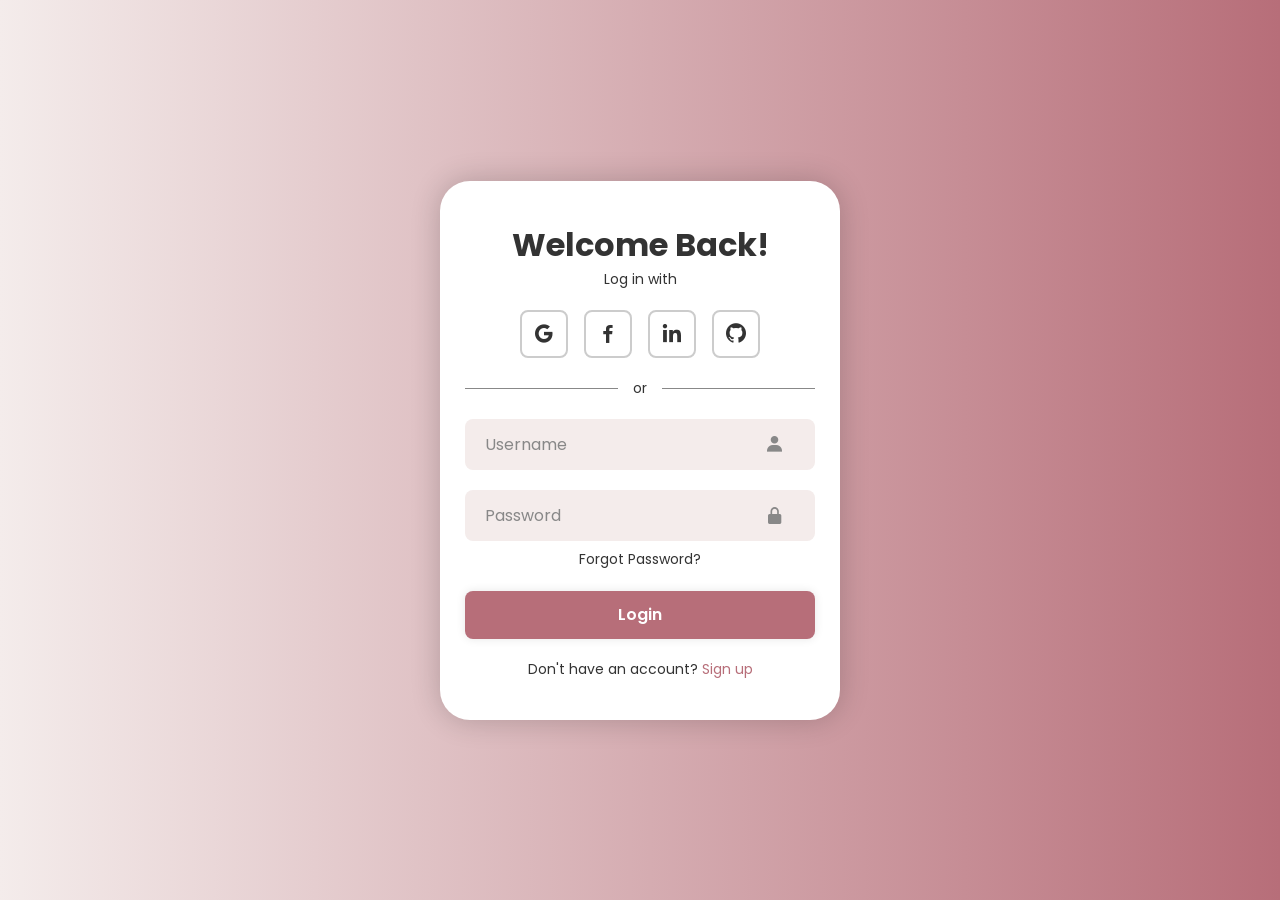
<file: HTML/index.html>
<!DOCTYPE html>
<html lang="en">
<head>
<meta charset="UTF-8">
<meta name="viewport" content="width=device-width, initial-scale=1.0">
<title>Login</title>

<link href="https://unpkg.com/boxicons@2.1.4/css/boxicons.min.css" rel="stylesheet">
<link rel="stylesheet" href="../CSS/login.css">
</head>

<body>

<div class="container">
    <div class="header">
        <h1>Welcome Back!</h1>
        <p>Log in with</p>
    </div>

    <div class="social-icons">
        <i class='bx bxl-google'></i>
        <i class='bx bxl-facebook'></i>
        <i class='bx bxl-linkedin'></i>
        <i class='bx bxl-github'></i>
    </div>

    <p class="or"><span>or</span></p>

<form action="../PHP/login.php" method="POST">

    <div class="inputs">
        <input type="text" name="username" id="username" placeholder="Username" required>
        <i class='bx bxs-user'></i>
    </div>

    <div class="inputs">
        <input type="password" name="password" id="password" placeholder="Password" required>
        <i class='bx bxs-lock-alt'></i>
    </div>

    <div class="forgot-password">
        <a href="#">Forgot Password?</a>
    </div>

    <button class="btn" type="submit">Login</button>
</form>

    <div class="signup">
        <p>Don't have an account? <a href="signup.html">Sign up</a></p>
    </div>
</div>

</body>
</html>
</file>
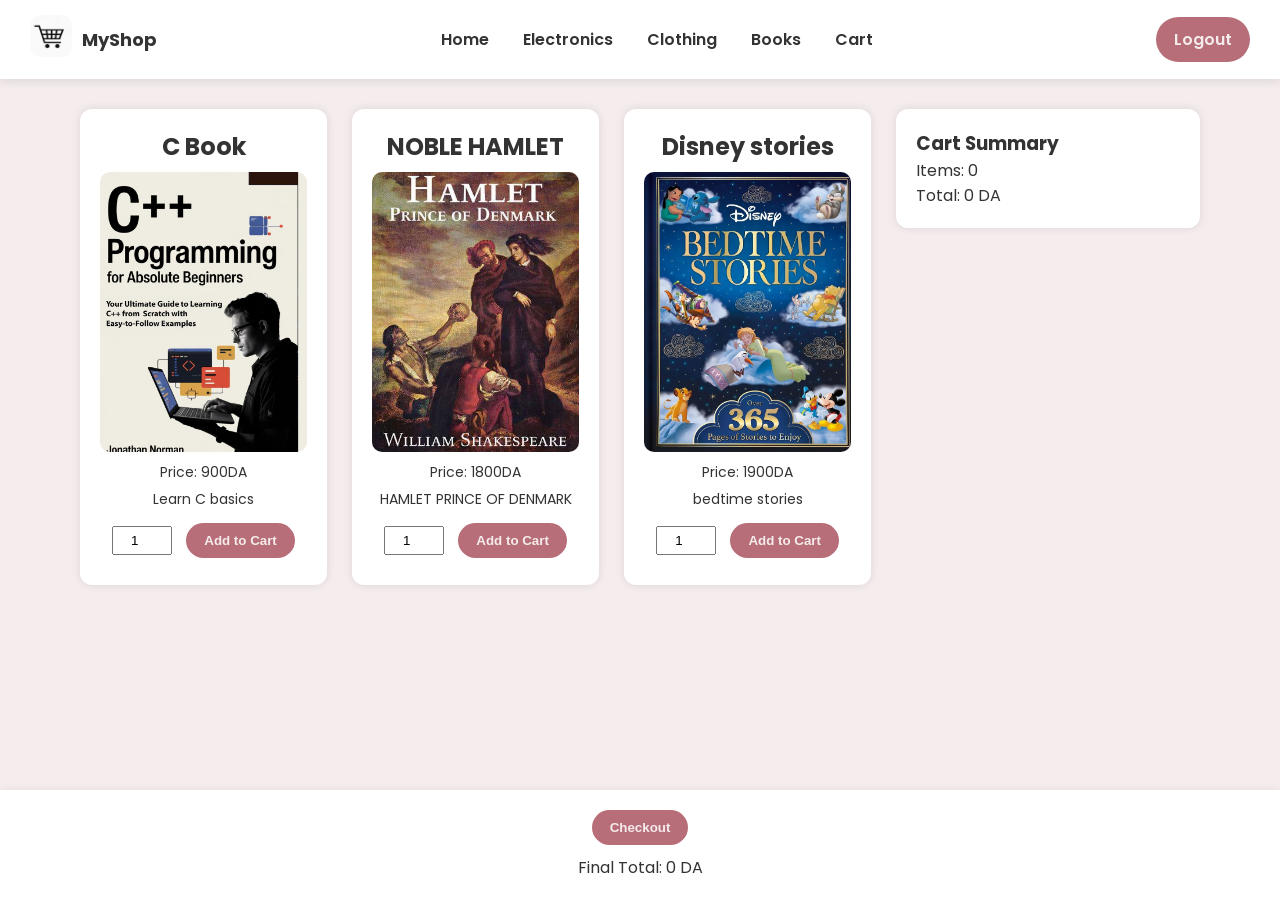
<file: HTML/books.html>
<!DOCTYPE html>
<html lang="en">
<head>
<meta charset="UTF-8">
<title>Books</title>
<link rel="stylesheet" href="../CSS/categories.css">
</head>

<body>
<header>
    <nav>
        <div class="logo">
            <a href="main.html"><img src="../images/logo.jpg" alt=""></a>
            <h2>MyShop</h2>
        </div>
        <div class="menu">
            <a href="main.html">Home</a>
            <a href="electronics.html">Electronics</a>
            <a href="clothing.html">Clothing</a>
            <a href="books.html">Books</a>
            <a href="cart.html">Cart</a>
        </div>
        <a class="btn logout" href="../PHP/logout.php">Logout</a>
    </nav>
</header>
<main>
    <section class="products">
        <article class="product book">
            <h2>C Book</h2>
            <img src="../images/c++.jpg" width="200">
            <p>Price: 900DA</p>
            <p>Learn C basics</p>

            <input type="number" min="1" value="1" id="q1">

            <button class="btn" onclick="addToCart('C Book', 900, document.getElementById('q1'))">
                Add to Cart
            </button>
        </article>

        <article class="product book">
            <h2>NOBLE HAMLET</h2>
            <img src="../images/noble.jpg" width="200">
            <p>Price: 1800DA</p>
            <p>HAMLET PRINCE OF DENMARK</p>

            <input type="number" min="1" value="1" id="q2">
            <button class="btn" onclick="addToCart('NOBLE HAMLET', 1800, document.getElementById('q2'))">
                Add to Cart
            </button>
        </article>

        <article class="product book">
            <h2>Disney stories</h2>
            <img src="../images/disney.jpg" width="200">
            <p>Price: 1900DA</p>
            <p>bedtime stories</p>

            <input type="number" min="1" value="1" id="q3">

            <button class="btn" onclick="addToCart('Disney stories', 1900, document.getElementById('q3'))">
                Add to Cart
            </button>
        </article>
    </section>

    <aside class="cart-summary">
        <h3>Cart Summary</h3>
        <p>Items: <span id="itemCount">0</span></p>
        <p>Total: <span id="totalPrice">0</span> DA</p>
    </aside>
</main>

<footer>
    <button class="btn footerbtn" onclick="checkout()">Checkout</button>
    <p>Final Total: <span id="finalTotal">0</span> DA</p>
</footer>

<script src="../script.js"></script>

</body>
</html>
</file>
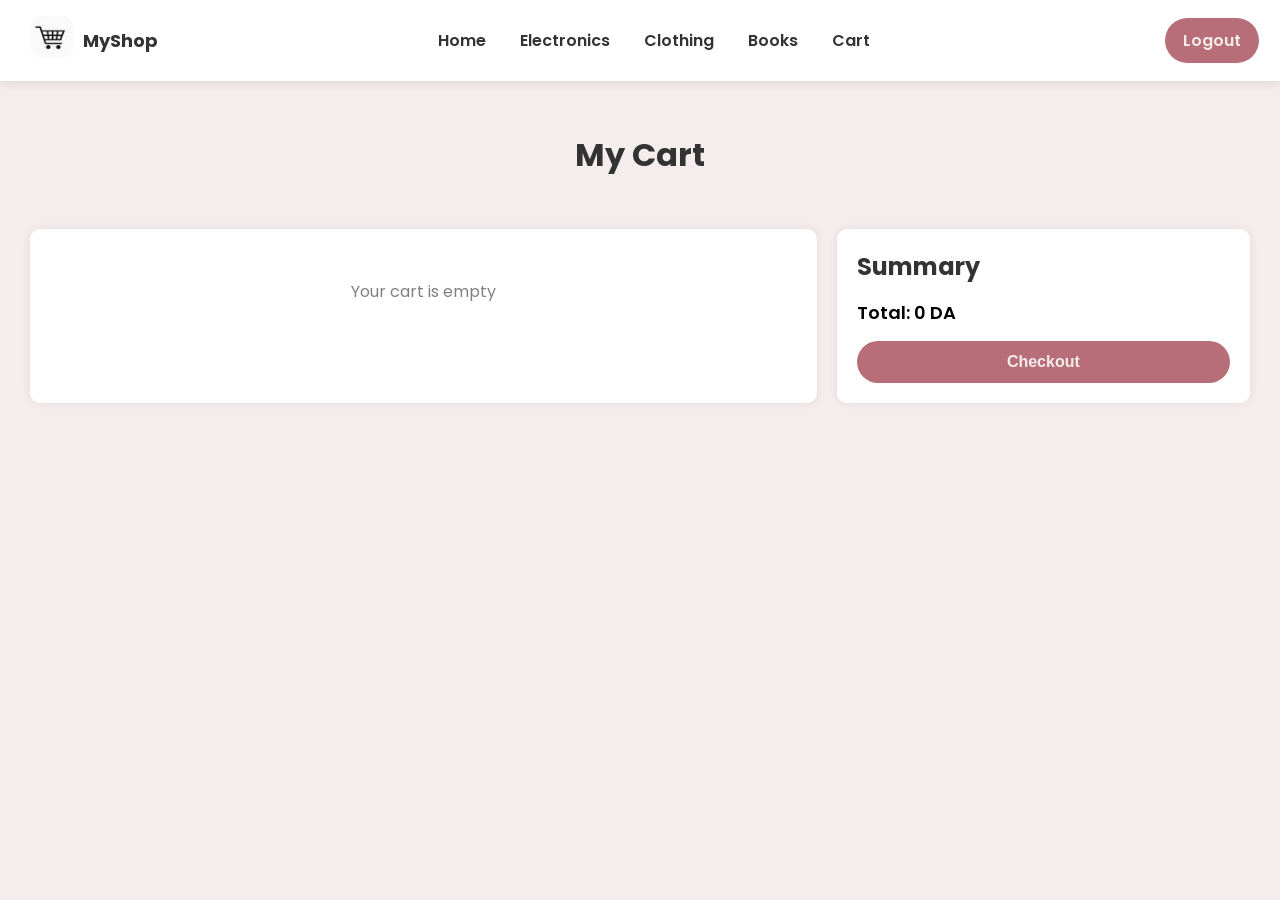
<file: HTML/cart.html>
<!DOCTYPE html>
<html lang="en">
<head>
<meta charset="UTF-8">
<title>My Cart</title>
<link rel="stylesheet" href="../CSS/style.css">
<style>

body{
    background: rgb(245, 237, 237);
}

nav{
    background-color: white;
    box-shadow: 0 2px 10px rgba(0,0,0,0.1);
}

header{
    text-align: center;
}

header h1{
    color: var(--dark-txt);
    margin-top: 30px;
    font-weight: 700;
    padding: 20px;
}

.container {
    display: flex;
    justify-content: space-between;
    padding: 30px;
    gap: 20px;
}

#cartContainer {
    flex: 2;
    background: white;
    padding: 20px;
    border-radius: 10px;
    box-shadow: 0 0 10px rgba(0,0,0,0.08);
}

#cartContainer div {
    display: flex;
    justify-content: space-between;
    align-items: center;
    padding: 12px;
    border-bottom: 1px solid #eee;
}

#cartContainer p {
    color: var(--dark-txt);
    font-weight: 500;
}

#cartContainer button {
    background: var(--main);
    color: white;
    border: none;
    padding: 6px 12px;
    border-radius: 50px;
    cursor: pointer;
}

.summary {
    flex: 1;
    background: white;
    padding: 20px;
    border-radius: 10px;
    height: fit-content;
    box-shadow: 0 0 10px rgba(0,0,0,0.08);
}

.summary h2 {
    margin-bottom: 15px;
    color: var(--dark-txt);
}

.summary p {
    font-size: 18px;
    font-weight: 600;
    margin-bottom: 15px;
}

.checkout-btn {
    width: 100%;
    padding: 12px;
    background: var(--main);
    color: var(--light-txt);
    border: none;
    border-radius: 50px;
    font-size: 16px;
    font-weight: 600;
    cursor: pointer;
}

#cartContainer:empty::after {
    content: "Your cart is empty";
    display: block;
    text-align: center;
    color: gray;
    padding: 30px;
}

</style>
</head>

<body>

<nav>
    <div class="logo">
        <a href="main.html"><img src="../images/logo.jpg"></a>
        <h2>MyShop</h2>
    </div>

    <div class="menu">
        <a href="main.html">Home</a>
        <a href="electronics.html">Electronics</a>
        <a href="clothing.html">Clothing</a>
        <a href="books.html">Books</a>
        <a href="cart.html">Cart</a>
    </div>

    <a class="btn logout" href="../PHP/logout.php">Logout</a>
</nav>

<header>
    <h1>My Cart</h1>
</header>

<div class="container">

    <div id="cartContainer"></div>

    <div class="summary">
        <h2>Summary</h2>
        <p>Total: <span id="totalPrice">0</span> DA</p>
        <button class="checkout-btn" onclick="checkout()">Checkout</button>
    </div>

</div>

<script src="../script.js"></script>

</body>
</html>
</file>
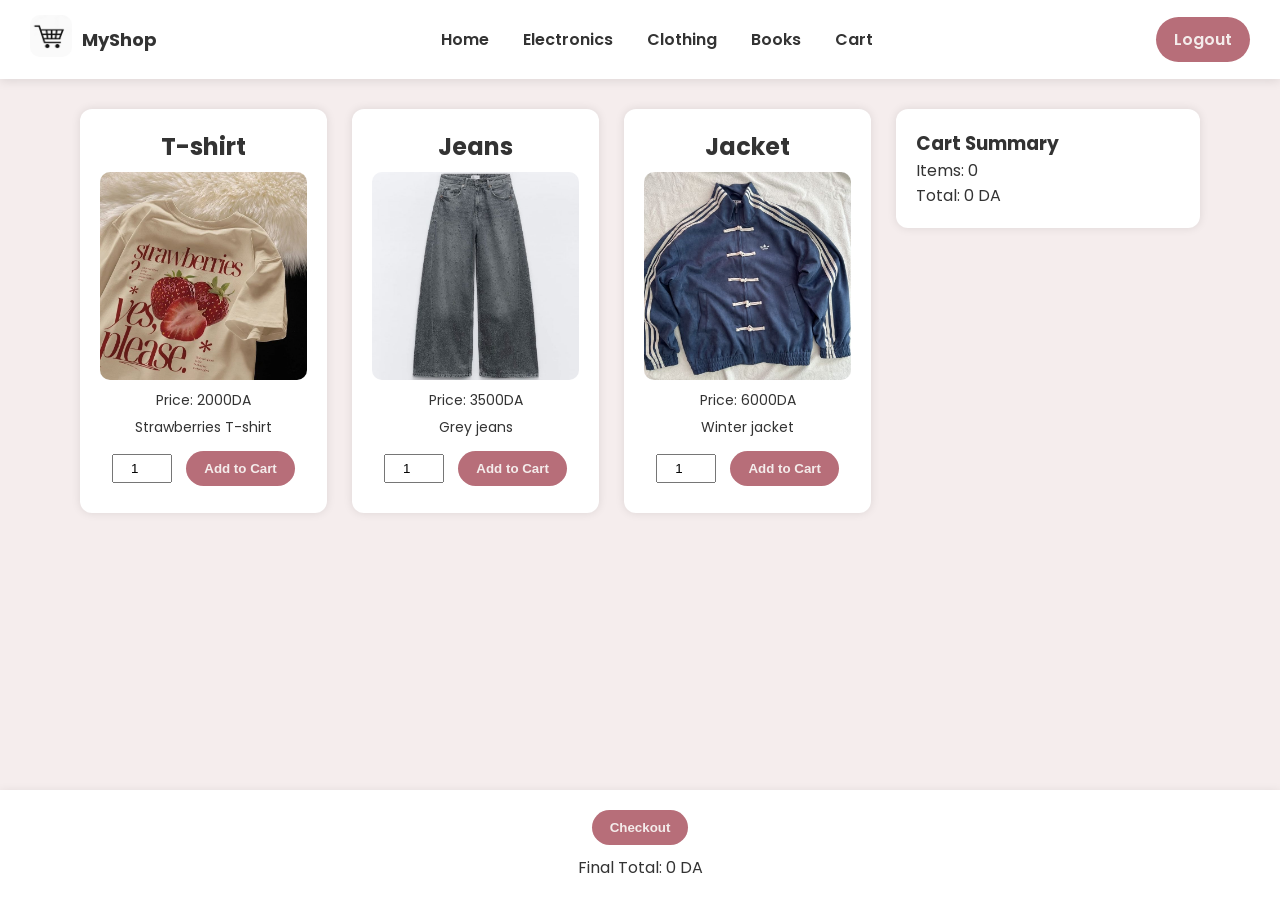
<file: HTML/clothing.html>
<!DOCTYPE html>
<html lang="en">
<head>
<meta charset="UTF-8">
<title>Clothing</title>
<link rel="stylesheet" href="../CSS/categories.css">
</head>

<body>
<header>
    <nav>
        <div class="logo">
            <a href="main.html"><img src="../images/logo.jpg" alt=""></a>
            <h2>MyShop</h2>
        </div>
        <div class="menu">
            <a href="main.html">Home</a>
            <a href="electronics.html">Electronics</a>
            <a href="clothing.html">Clothing</a>
            <a href="books.html">Books</a>
            <a href="cart.html">Cart</a>
        </div>
        <a class="btn logout" href="../PHP/logout.php">Logout</a>
    </nav>
</header>

<main>
    <section class="products">
        <article class="product">
            <h2>T-shirt</h2>
            <img src="../images/tshirt.jpg" width="200">
            <p>Price: 2000DA</p>
            <p>Strawberries T-shirt</p>

            <input type="number" min="1" value="1" id="q1">

            <button class="btn" onclick="addToCart('T-shirt', 2000, document.getElementById('q1'))">
                Add to Cart
            </button>
        </article>

        <article class="product">
            <h2>Jeans</h2>
            <img src="../images/jeans.jpg" width="200">
            <p>Price: 3500DA</p>
            <p>Grey jeans</p>

            <input type="number" min="1" value="1" id="q2">

            <button class="btn" onclick="addToCart('Jeans', 3500, document.getElementById('q2'))">
                Add to Cart
            </button>
        </article>

        <article class="product">
            <h2>Jacket</h2>
            <img src="../images/jacket.jpg" width="200">
            <p>Price: 6000DA</p>
            <p>Winter jacket</p>

            <input type="number" min="1" value="1" id="q3">

            <button class="btn" onclick="addToCart('Jacket', 6000, document.getElementById('q3'))">
                Add to Cart
            </button>
        </article>
    </section>

    <aside class="cart-summary">
        <h3>Cart Summary</h3>
        <p>Items: <span id="itemCount">0</span></p>
        <p>Total: <span id="totalPrice">0</span> DA</p>
    </aside>
</main>

<footer>
    <button class="btn footerbtn" onclick="checkout()">Checkout</button>
    <p>Final Total: <span id="finalTotal">0</span> DA</p>
</footer>

<script src="../script.js"></script>

</body>
</html>
</file>
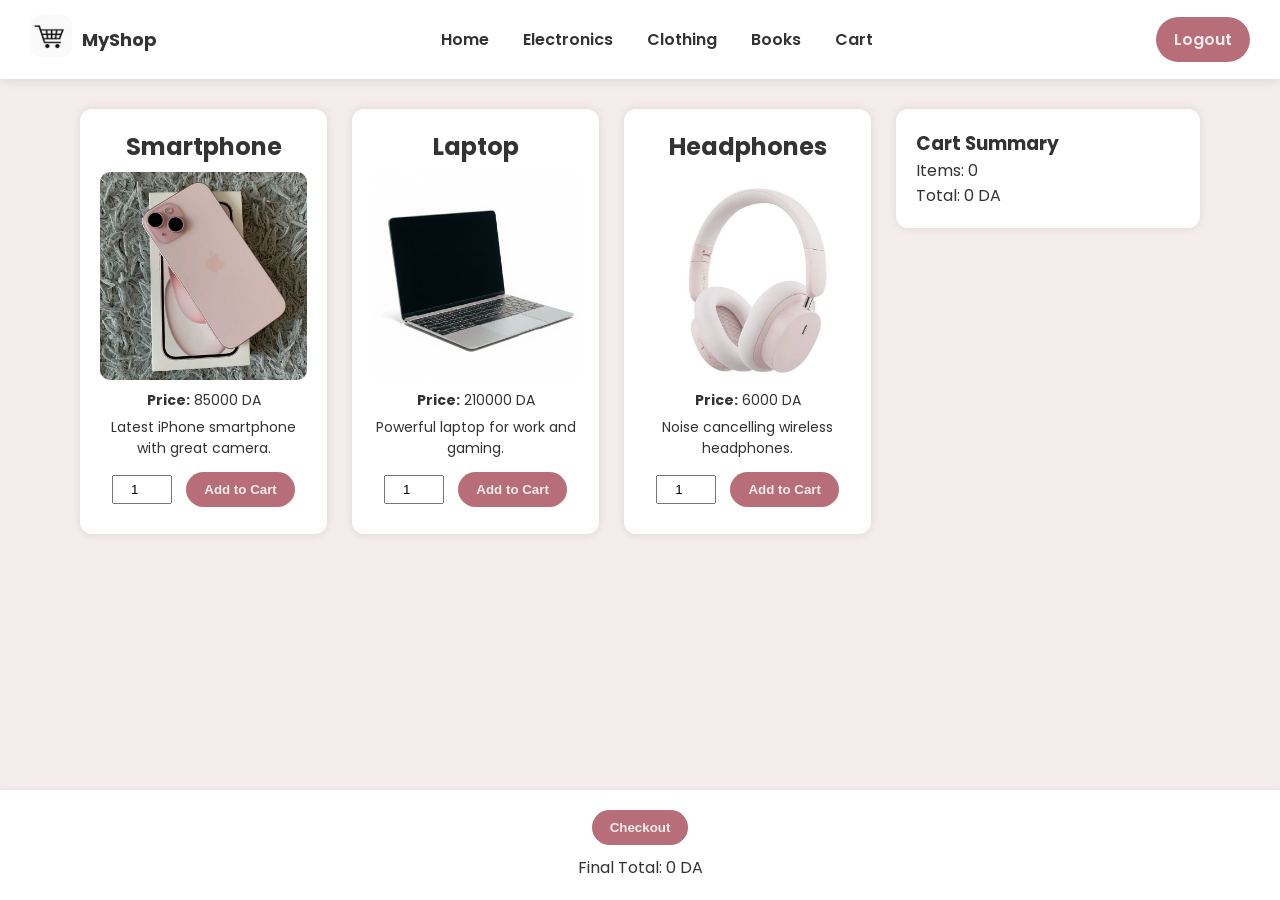
<file: HTML/electronics.html>
<!DOCTYPE html>
<html lang="en">
<head>
<meta charset="UTF-8">
<title>Electronics</title>
<link rel="stylesheet" href="../CSS/categories.css">
</head>

<body>
<header>
    <nav>
        <div class="logo">
            <a href="main.html"><img src="../images/logo.jpg" alt=""></a>
            <h2>MyShop</h2>
        </div>
        <div class="menu">
            <a href="main.html">Home</a>
            <a href="electronics.html">Electronics</a>
            <a href="clothing.html">Clothing</a>
            <a href="books.html">Books</a>
            <a href="cart.html">Cart</a>
        </div>
        <a class="btn logout" href="../PHP/logout.php">Logout</a>
    </nav>
</header>

<main>
    <section class="products">

    <article class="product">
        <h2>Smartphone</h2>
        <img src="../images/phone.jpg" alt="phone">
        <p><b>Price:</b> 85000 DA</p>
        <p>Latest iPhone smartphone with great camera.</p>

        <input type="number" min="1" value="1">
        <button class="btn" onclick="addToCart('Smartphone', 85000, this.previousElementSibling)">
            Add to Cart
        </button>
    </article>

    <article class="product">
        <h2>Laptop</h2>
        <img src="../images/laptop.jpg" alt="laptop">
        <p><b>Price:</b> 210000 DA</p>
        <p>Powerful laptop for work and gaming.</p>

        <input type="number" min="1" value="1">
        <button class="btn" onclick="addToCart('Laptop', 210000, this.previousElementSibling)">
            Add to Cart
        </button>
    </article>

    <article class="product">
        <h2>Headphones</h2>
        <img src="../images/headphones.jpg" alt="headphones">
        <p><b>Price:</b> 6000 DA</p>
        <p>Noise cancelling wireless headphones.</p>

        <input type="number" min="1" value="1">
        <button class="btn" onclick="addToCart('Headphones', 6000, this.previousElementSibling)">
            Add to Cart
        </button>
    </article>

    </section>

    <aside class="cart-summary">
        <h3>Cart Summary</h3>
        <p>Items: <span id="itemCount">0</span></p>
        <p>Total: <span id="totalPrice">0</span> DA</p>
    </aside>
</main>

<footer>
    <button class="btn footerbtn" onclick="checkout()">Checkout</button>
    <p>Final Total: <span id="finalTotal">0</span> DA</p>
</footer>

<script src="../script.js"></script>

</body>
</html>
</file>
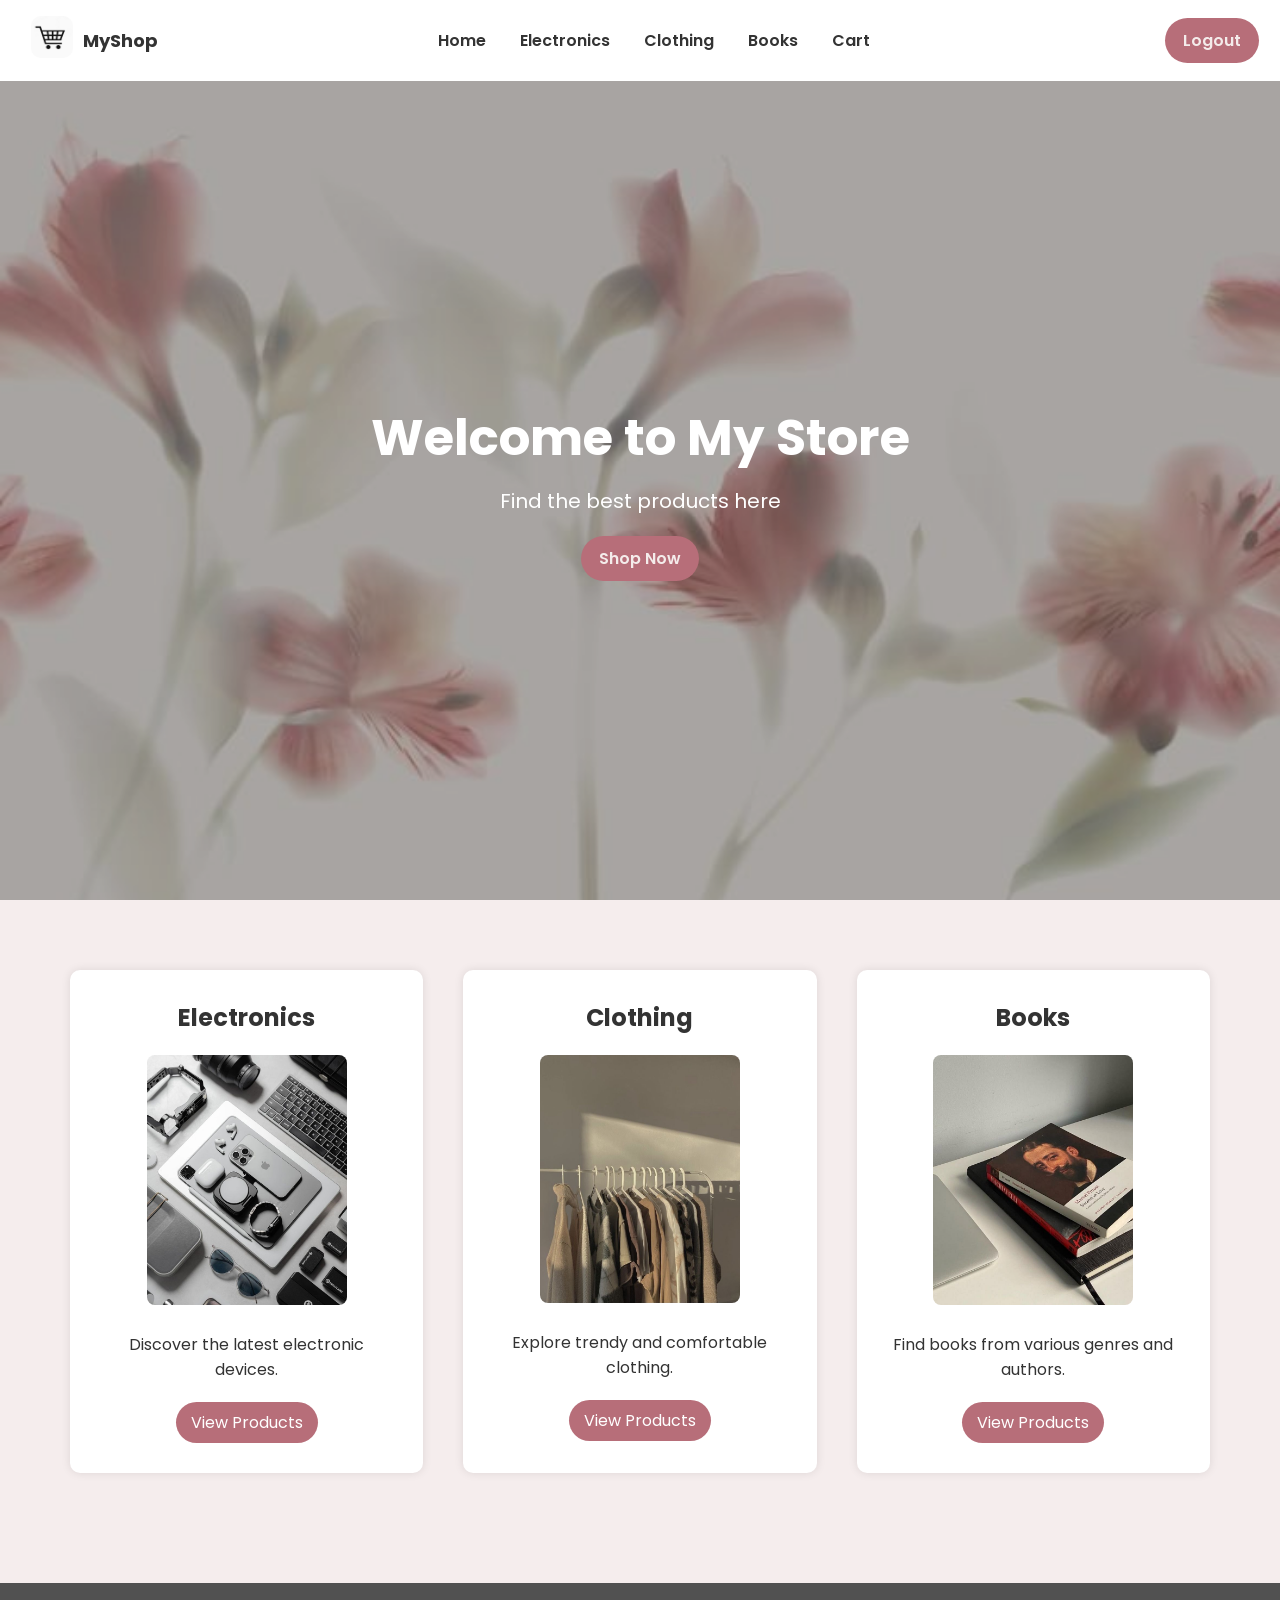
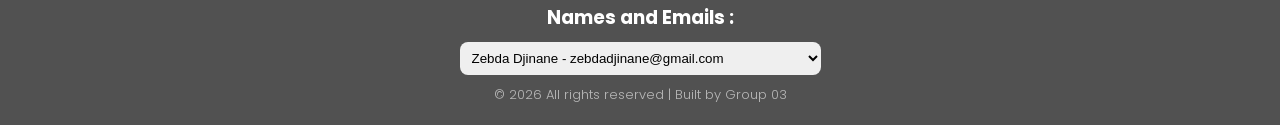
<file: HTML/main.html>
<!DOCTYPE html>
<html lang="en">
<head>
    <meta charset="UTF-8">
    <title>My E-Commerce Store</title>
    <link rel="stylesheet" href="../CSS/style.css">
</head>
<body>
    
    <nav>
        <div class="logo">
            <a href="main.html"><img src="../images/logo.jpg" alt=""></a>
            <h2>MyShop</h2>
        </div>
        <div class="menu">
            <a href="main.html">Home</a>
            <a href="electronics.html">Electronics</a>
            <a href="clothing.html">Clothing</a>
            <a href="books.html">Books</a>
            <a href="cart.html">Cart</a>
        </div>
        <a class="btn logout" href="../PHP/logout.php">Logout</a>
    </nav>

    <section class="hero bgimg">
    <div class="hero-text">
        <h1>Welcome to My Store</h1>
        <p>Find the best products here</p>
        <a class="btn shopnow" href="#main">Shop Now</a>    
    </div>
    </section>
    <main id="main">
        <article>
            <h2>Electronics</h2>
            <img src="../images/electronics.jpg" alt="Electronics" width="200">
            <p>Discover the latest electronic devices.</p>
            <a href="electronics.html">View Products</a>
        </article>

        <article>
            <h2>Clothing</h2>
            <img src="../images/clothing.jpg" alt="Clothing" width="200">
            <p>Explore trendy and comfortable clothing.</p>
            <a href="clothing.html">View Products</a>
        </article>

        <article>
            <h2>Books</h2>
            <img src="../images/books.jpg" alt="Books" width="200">
            <p>Find books from various genres and authors.</p>
            <a href="books.html">View Products</a>
        </article>

    </main>

<footer>
  <div class="footercontainer">
    <div class="footersection">
      <h3>Names and Emails :</h3>

      <select id="names" name="names">
        <option value="">Zebda Djinane - zebdadjinane@gmail.com</option>
        <option value="">Benterkia Khadidja - benterkiakhadidja458@gmail.com</option>
        <option value="">Yamani Maroua - maroua.yam12@email.com</option>
        <option value="">Djoughi Ihcene - ihcenedjoughi@email.com</option>
      </select>

      <p>© 2026 All rights reserved | Built by Group 03</p>
    </div>

  </div>
</footer>
</body>
</html>
</file>
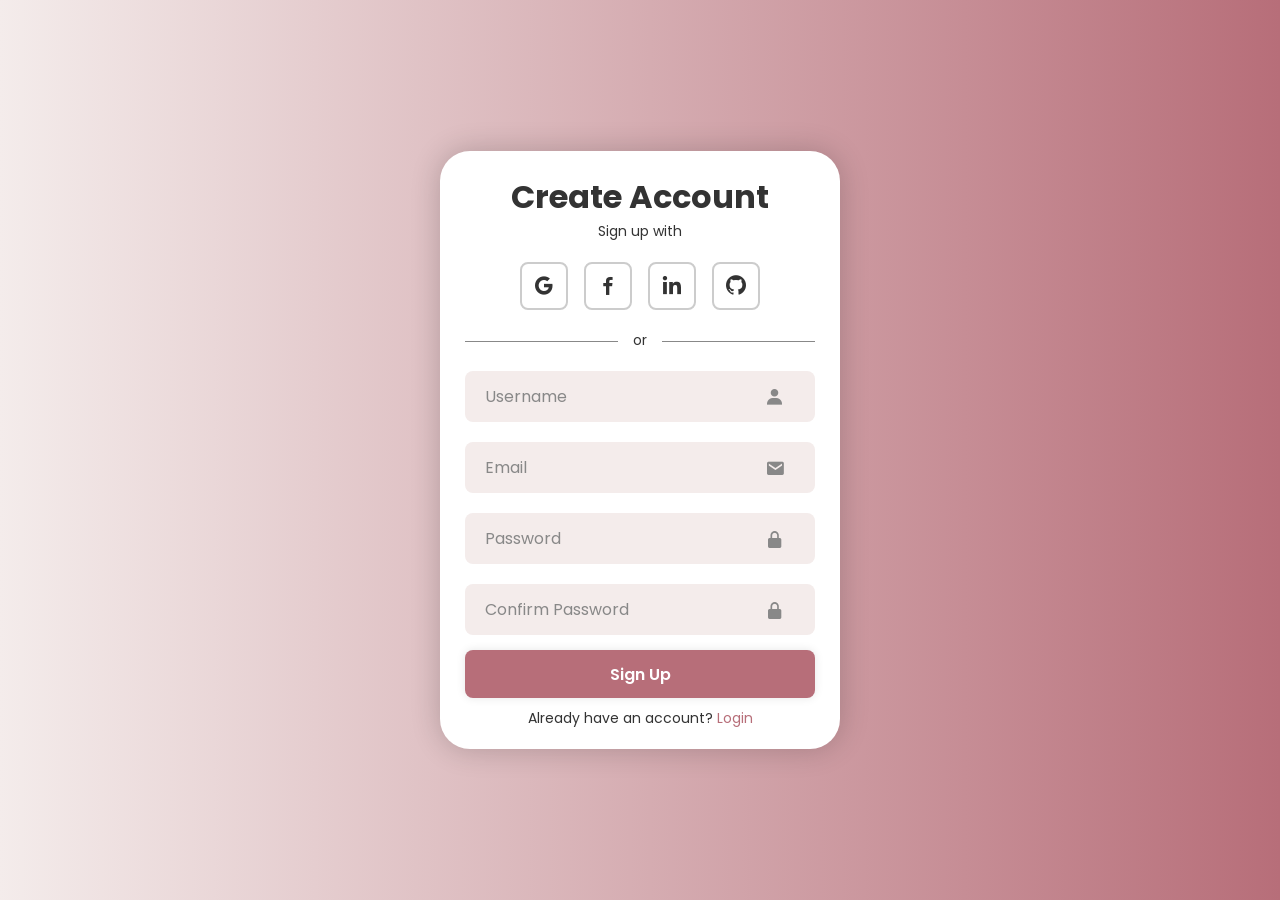
<file: HTML/signup.html>
<!DOCTYPE html>
<html lang="en">
<head>
<meta charset="UTF-8">
<meta name="viewport" content="width=device-width, initial-scale=1.0">
<title>Sign Up</title>

<link href="https://unpkg.com/boxicons@2.1.4/css/boxicons.min.css" rel="stylesheet">
<link rel="stylesheet" href="../CSS/login.css">
</head>

<body>

<div class="container">
    <div class="header">
        <h1 class="create">Create Account</h1>
        <p>Sign up with</p>
    </div>

    <div class="social-icons">
        <i class='bx bxl-google'></i>
        <i class='bx bxl-facebook'></i>
        <i class='bx bxl-linkedin'></i>
        <i class='bx bxl-github'></i>
    </div>

    <p class="or"><span>or</span></p>

    <form action="../PHP/signup.php" method="POST">
        <div class="inputs">
            <input type="text" name="login" id="username" placeholder="Username" required>
            <i class='bx bxs-user'></i>
        </div>

        <div class="inputs">
            <input type="email" name="email" id="email" placeholder="Email" required>
            <i class='bx bxs-envelope'></i>
        </div>

        <div class="inputs">
            <input type="password" name="password" id="password" placeholder="Password" required>
            <i class='bx bxs-lock-alt'></i>
        </div>

        <div class="inputs">
            <input type="password" name="confirm" id="confirm" placeholder="Confirm Password" required>
            <i class='bx bxs-lock-alt'></i>
        </div>

        <button class="btn signupbtn" type="submit">Sign Up</button>

    </form>

    <div class="login">
        Already have an account? <a href="index.html">Login</a>
    </div>
</div>

</body>
</html>
</file>
<file: CSS/login.css>
@import url('https://fonts.googleapis.com/css2?family=Poppins:ital,wght@0,100;0,200;0,300;0,400;0,500;0,600;0,700;0,800;0,900;1,100;1,200;1,300;1,400;1,500;1,600;1,700;1,800;1,900&display=swap');

*{
    margin: 0;
    padding: 0;
    box-sizing: border-box;
    font-family: "Poppins", serif;
}

:root{
    --main: #B76E79;
    --dark-txt: #333;
    --light-txt: #888;
    --input-bg: #f4eceb;
}

body{
    display: flex;
    justify-content: center;
    align-items: center;
    min-height: 100vh;
    background: linear-gradient(90deg, var(--input-bg), var(--main) );
}

.container{
    position: relative;
    border-radius: 30px;
    box-shadow: 0 0 30px rgba(0, 0, 0, .2);
    padding: 40px 25px;
    overflow: hidden;
    background: white;
    width: 400px;
}

.header{
    color: var(--dark-txt);
    text-align: center;
    margin-bottom: 20px;
}

.container p{
    color: var(--dark-txt);
    text-align: center;
    font-size: 14px;
}

.inputs{
    position: relative;
    margin: 20px 0;
}

.inputs input{
    width: 100%;
    padding: 13px 50px 13px 20px;
    background: var(--input-bg);
    border-radius: 8px;
    border: none;
    outline: none;
    font-size: 16px;
    font-weight: 500;
    color: var(--dark-txt);
}

.inputs input::placeholder{
   color: var(--light-txt);
   font-weight: 400;
}

.inputs i{
    position: absolute;
    right: 30px;
    top: 50%;
    transform: translateY(-50%);
    color: var(--light-txt);
    font-size: 20px;
}

.forgot-password{
    text-align: center;
    margin-top: -15px;
}

.forgot-password a{
    text-decoration: none;
    font-size: 14px;
    color: var(--dark-txt);
}

.forgot-password a:hover{
    color: var(--light-txt);
}

.forgot-password a:active{
    color: var(--main);
}

.btn{
    height: 48px;
    width: 100%;
    background: var(--main);
    border-radius: 8px;
    box-shadow: 0 0 10px rgba(0, 0, 0, .1);
    border: none;
    cursor: pointer;
    color: #fff;
    font-size: 16px;
    font-weight: 600;
    margin: 20px 0 20px;
}

.signup{
    text-align: center;
    color: var(--dark-txt);
    font-size: 14px;
}

.signup a{
    text-decoration: none;
    color: var(--main);
}

.login{
    text-align: center;
    color: var(--dark-txt);
    font-size: 14px;
    margin-top: -10px;
    margin-bottom: -20px;
}

.login a{
    text-decoration: none;
    color: var(--main);
}

.social-icons{
    display: flex;
    justify-content: center;
}

.social-icons i{
    display: inline-flex;
    padding: 10px;
    border: 2px solid #ccc;
    border-radius: 8px;
    font-size: 24px;
    color: var(--dark-txt);
    text-decoration: none;
    margin: 0 8px;
}

.social-icons i:hover{
    background-color: #ccc;
}

.social-icons i:active{
    background-color: var(--main);
    color: white;
    border: 2px solid var(--main);
}

.container .or{
    margin-top: 20px;
    position: relative;
}

.container .or span{
    position: relative;
    z-index: 1;
    background: white;
    padding: 0 15px;
}

.container .or::after{
    content: '';
    position: absolute;
    left: 0;
    top: 50%;
    width: 100%;
    height: 1px;
    background-color: var(--light-txt);
}

.signupbtn{
    margin-top: -5px;
}

.create{
    margin-top: -18px;
}
</file>
<file: CSS/categories.css>
@import url('https://fonts.googleapis.com/css2?family=Poppins:wght@100;200;300;400;500;600;700&display=swap');

* {
    margin: 0;
    padding: 0;
    box-sizing: border-box;
}

:root {
    --main: #B76E79;
    --dark-txt: #333;
    --light-txt: #f4eceb;
    --bg: rgb(245, 237, 237);
}

body {
    font-family: "Poppins", sans-serif;
    background: var(--bg);
    color: var(--dark-txt);
    min-height: 100vh;
    display: flex;
    flex-direction: column;
}

header {
    background: white;
    padding: 15px 30px;
    box-shadow: 0 2px 10px rgba(0,0,0,0.1);
}

nav {
    display: flex;
    justify-content: space-between;
    align-items: center;
}

.logo {
    display: flex;
    align-items: center;
    gap: 10px;
}

.logo img {
    width: 42px;
    height: 42px;
    border-radius: 10px;
}

.logo img:hover{
    border: 2px solid var(--dark-txt);
}

.logo h2 {
    font-size: 18px;
    color: var(--);
}

.menu a {
    margin: 0 15px;
    text-decoration: none;
    color: var(--dark-txt);
    font-weight: 600;
}

.menu a:hover {
    color: var(--main);
}

.btn {
    background: var(--main);
    color: var(--light-txt);
    padding: 10px 18px;
    border: none;
    border-radius: 50px;
    cursor: pointer;
    font-weight: 600;
    transition: 0.3s;
}

.btn.logout{
    text-decoration: none;
}

.btn:hover {
    background: white;
    color: var(--dark-txt);
    border: 2px solid var(--main);
}

.btn:active {
    background-color: var(--dark-txt);
    color: white;
    border: 2px solid var(--dark-txt);
}

main {
    display: flex;
    gap: 25px;
    padding: 30px 80px;
    align-items: flex-start;
}

.products {
    flex: 3;
    display: grid;
    grid-template-columns: repeat(3, 1fr);
    gap: 25px;
}

.cart-summary {
    flex: 1;
    background: white;
    padding: 20px;
    border-radius: 12px;
    position: sticky;
    top: 20px;
    height: fit-content;
    box-shadow: 0 0 10px rgba(0,0,0,0.1);
}

.product {
    background: white;
    padding: 20px;
    border-radius: 12px;
    text-align: center;
    box-shadow: 0 0 10px rgba(0,0,0,0.1);
    transition: transform 0.2s ease;
}

.product:hover {
    transform: scale(1.03);
}

.product img {
    width: 100%;
    height: 208px;
    object-fit: cover;
    border-radius: 10px;
    margin-bottom: 10px;
    display: block;
}

.product h2 {
    margin-bottom: 8px;
}

.product p {
    margin: 6px 0;
    font-size: 14px;
}

.product input {
    width: 60px;
    padding: 5px;
    margin: 10px 0;
    text-align: center;
}

.product button{
    margin-left: 10px;
}

footer {
    background-color: white;
    color: var(--dark-txt);
    text-align: center;
    padding: 20px;
    margin-top: auto;
    box-shadow: 0 2px 10px rgba(0,0,0,0.1);
}

.footerbtn{
    margin-bottom: 10px;
}

footer button:hover {
    background: var(--bg);
    color: var(--dark-txt);
}

footer button:active {
    background: var(--dark-txt);
    color: var(--light-txt);
}

.book img{
    height: 280px;
}
</file>
<file: CSS/style.css>
@import url('https://fonts.googleapis.com/css2?family=Poppins:ital,wght@0,100;0,200;0,300;0,400;0,500;0,600;0,700;0,800;0,900;1,100;1,200;1,300;1,400;1,500;1,600;1,700;1,800;1,900&display=swap');
* {
    margin: 0;
    padding: 0;
    box-sizing: border-box;
}

:root{
    --main: #B76E79;
    --dark-txt: #333;
    --light-txt: #f4eceb;
    --bg: rgb(245, 237, 237);
}

body {
    font-family: "Poppins", sans-serif;
    background-color: var(--bg); /**/
}

.logo {
    display: flex;
    align-items: center;
    gap: 10px;
}

.logo img {
    width: 42px;
    height: 42px;
    border-radius: 10px;
    margin-left: 10px;
}

.logo img:hover{
    border: 2px solid var(--dark-txt);
}

.logo h2 {
    font-size: 18px;
    margin-left: -15px;
    color: var(--dark-txt);
}

nav {
    display: flex;
    justify-content: space-between;
    align-items: center;
    padding: 6px;
    background-color: white;
}

nav a {
    color: var(--dark-txt);     /**/
    margin: 10px 15px;
    text-decoration: none;
    font-weight: 600;
}

nav a:hover {
    color: var(--main);
}

.btn {
    color: var(--light-txt);
    padding: 10px 18px;
    font-weight: 600;
    font-size: 16px;
    background-color: var(--main);
    border: none;
    border-radius: 50px;
    cursor: pointer;
    transition: 0.2s; /**/
}

.btn.logout:hover {
    background: white;
    color: var(--main);
    border: 2px solid var(--main);
}

.btn.logout:active {
    background-color: var(--dark-txt);
    color: white;
    border: 2px solid var(--dark-txt);
}

.hero {
    height: calc(100vh - 81px);
    background-image: url("../images/bgimg.jpg");
    background-size: cover;
    background-position: center;
    background-repeat: no-repeat;
    display: flex;
    justify-content: center;
    align-items: center;
    position: relative;
}

.hero::before {
    content: "";
    position: absolute;
    inset: 0;
    background: rgba(0, 0, 0, 0.3);
}

.hero-text {
    position: relative;
    color: white;
    text-align: center;
    padding: 20px;
}

.hero-text h1 {
    font-size: 50px;
    margin-bottom: 10px;
}

.hero-text p {
    font-size: 20px;
}

.shopnow {
    display: inline-block;
    margin-top: 20px;
    text-decoration: none;
}

.btn.shopnow:hover {
    background-color: white;
    color: var(--dark-txt);
}

.btn.shopnow:active {
    background-color: var(--dark-txt);
    color: white;
}

main {
    display: flex;
    justify-content: space-around;
    padding: 50px;
}

article {
    margin: 20px;
    background: white;
    padding: 30px;
    border-radius: 10px;
    width: 30%;
    text-align: center;
    box-shadow: 0 0 10px rgba(0,0,0,0.1);
    transition: transform 0.2s ease;
}

article:hover{
    transform: scale(1.03);
}

article h2 {
    color: var(--dark-txt);
    margin-bottom: 10px;
}

article img {
    margin: 10px 0;
    border-radius: 8px;
}

article p {
    margin: 10px 0;
    color: var(--dark-txt);
}

article a {
    display: inline-block;
    margin-top: 10px;
    padding: 8px 15px;
    background-color: var(--main);
    color: white;
    text-decoration: none;
    border-radius: 50px;
}

article a:hover {
    background-color: var(--bg);
    color: var(--dark-txt);
}

footer {
  background-color: #515151;
  color: white;
  padding: 20px;
  margin-top: 40px;
}

.footercontainer{
  display: flex;
  justify-content: center;
  align-items: center;
}

.footersection{
  text-align: center;
}

.footersection h3{
  margin-bottom: 10px;
}

select{
  padding: 8px;
  border-radius: 8px;
  border: none;
  outline: none;
  cursor: pointer;
  margin-bottom: 10px;
}

.footersection p{
    font-size: 13px;
    font-weight: 300;
    color: rgb(185, 185, 185);
}
</file>
